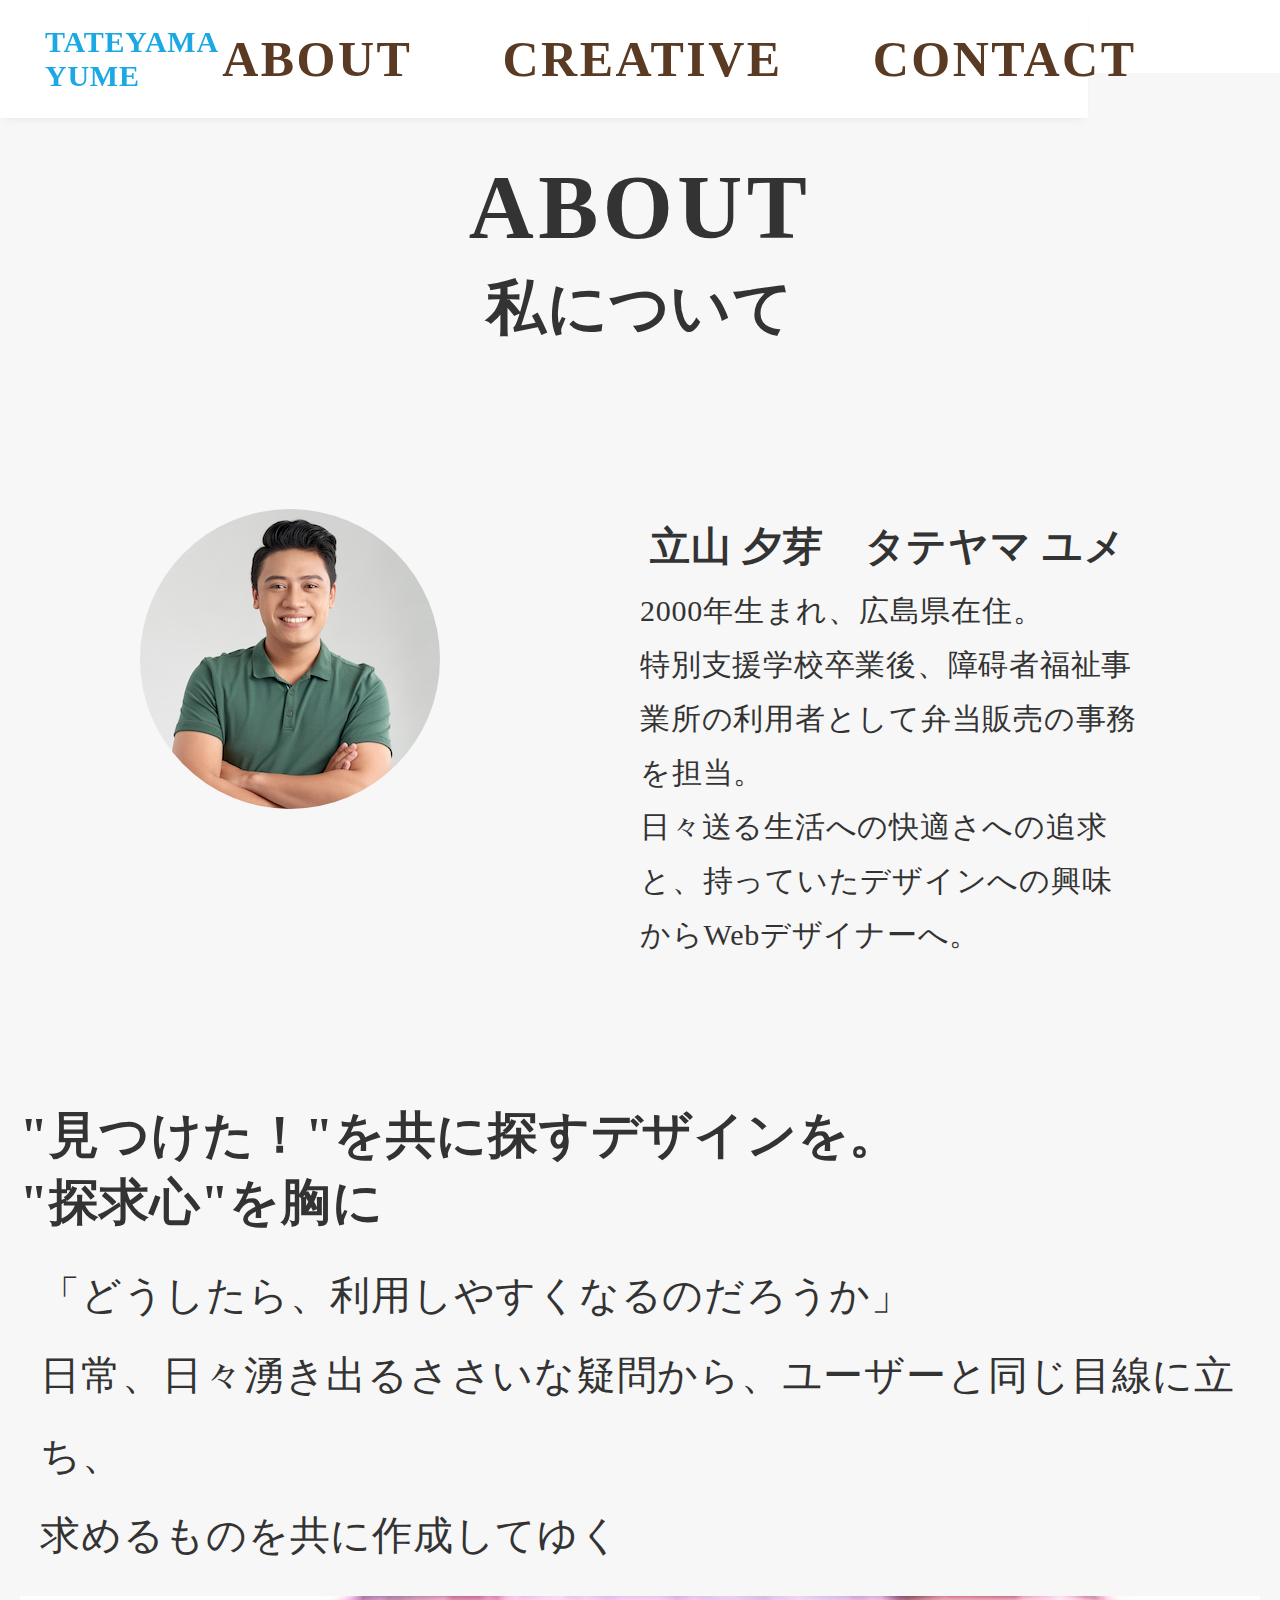
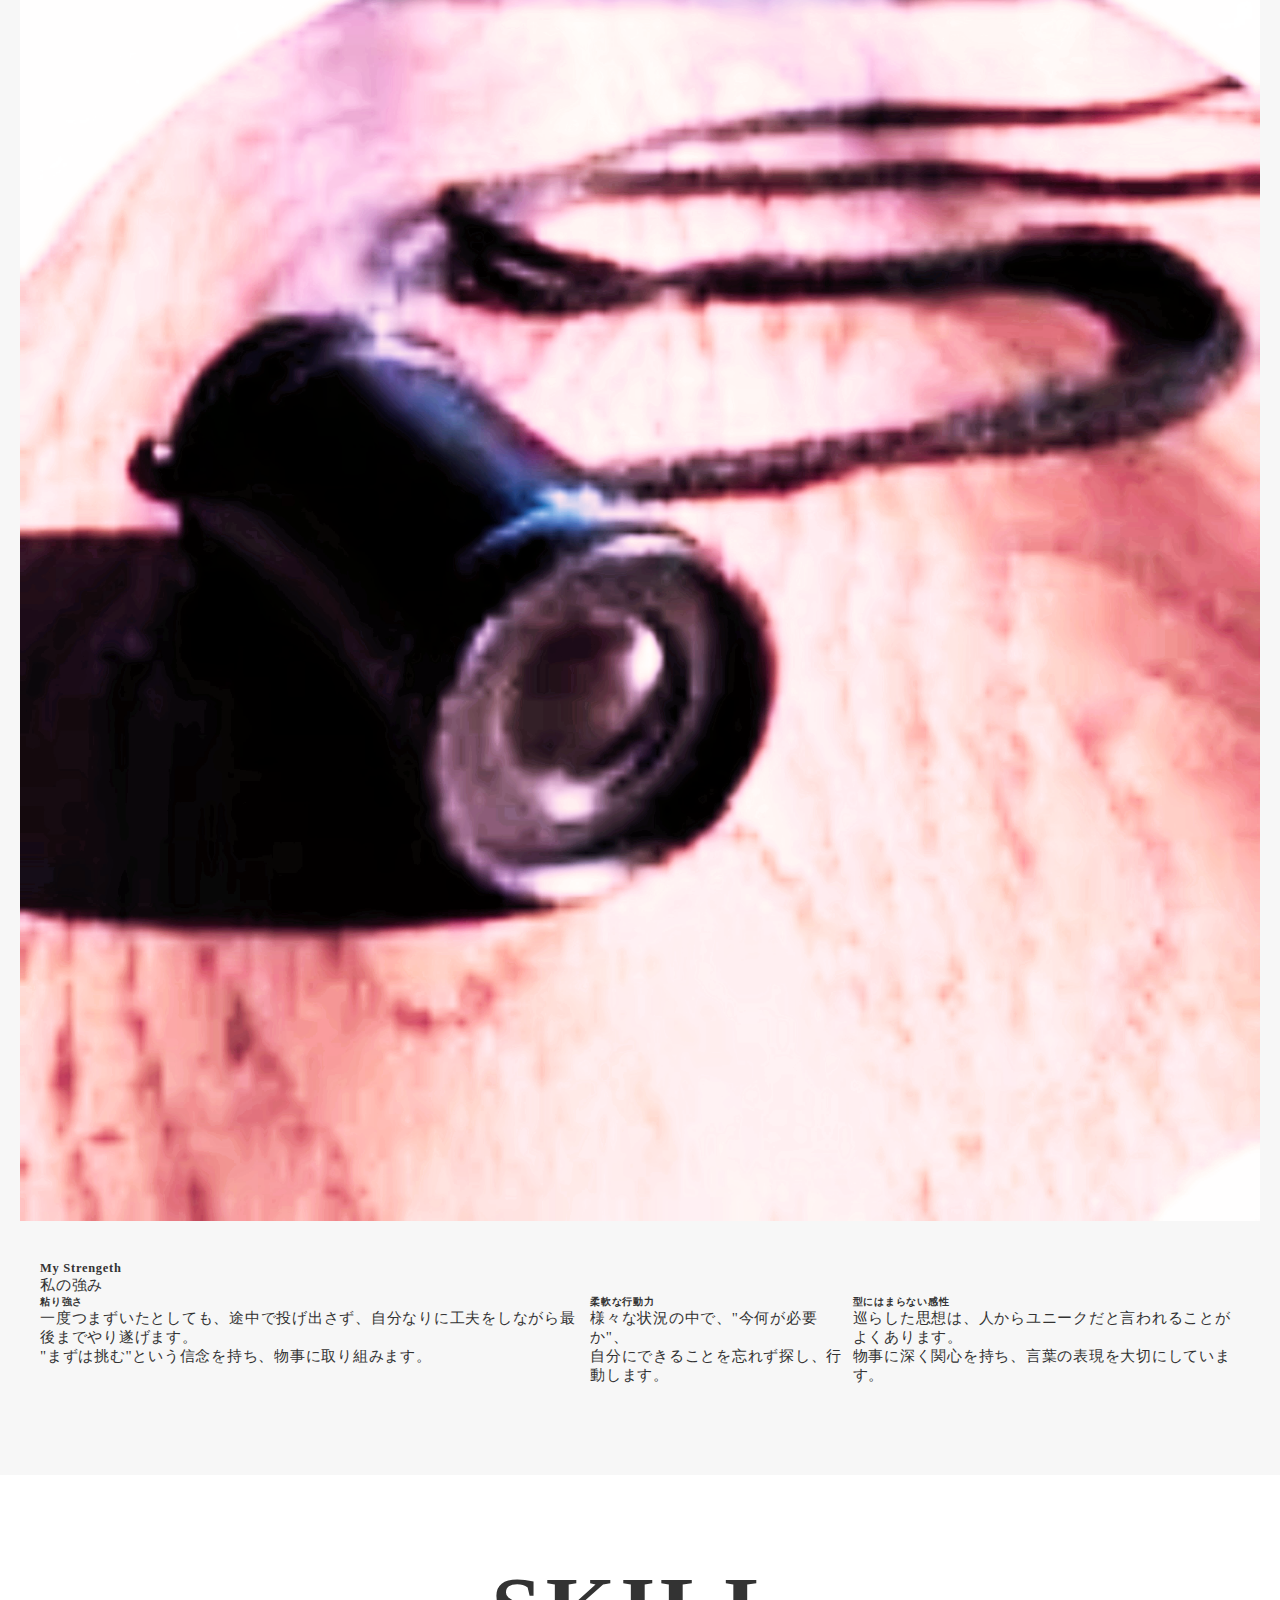
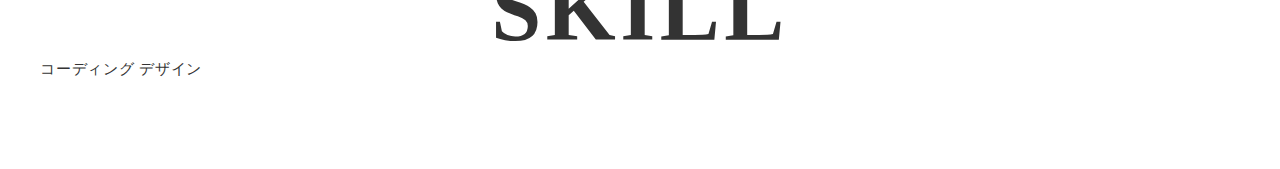
<file: portfolio/about.html>
<!DOCTYPE html>
<html>

<head>
  <meta charset="utf-8">
  <meta name="viewport" content="width=device-width, initial-scale=1.0, maximum-scale=1.0, minimum-scale=1.0">
  <title>TATEYAMA portfolio</title>
  <link rel="preconnect" href="https://fonts.gstatic.com">
  <link rel="prev" href="index.html">
  <link href="css/ress.css" media="all" rel="stylesheet" type="text/css" />
  <link href="css/style.css" media="all" rel="stylesheet" type="text/css" />
</head>

<body>
  <div class="wrapper">

    <!--ヘッダー-->
    <header class="header">
      <div class="container">
        <h1 class="header-logo">
          <a href="index.html">TATEYAMA YUME</a>
        </h1>
        <nav class="header-gnav">
          <ul class="gnav-list">
            <li class="gnav-item"><a href="about.html">ABOUT</a></li>
            <li class="gnav-item"><a href="creative.html">CREATIVE</a></li>
            <li class="gnav-item"><a href="about.html">CONTACT</a></li>
          </ul>
        </nav>
      </div>
    </header>
    <!--about-->
    <section class="about section" id="about">
      <div class="container">
        <h2 class="title">ABOUT</h2>
        <p class="title-p">私について</p>
        <div class="profile">
          <p class="profile-img">
            <img src="img/about.png" alt="about">
          </p>
          <div class="profile-body">
            <h3>立山 夕芽　タテヤマ ユメ</h3>
            <p>
              2000年生まれ、広島県在住。<br>
              特別支援学校卒業後、障碍者福祉事業所の利用者として弁当販売の事務を担当。<br>
              日々送る生活への快適さへの追求と、持っていたデザインへの興味からWebデザイナーへ。
            </p>
          </div>
        </div>
      </div>
      <div class="message">
        <h4>"見つけた！"を共に探すデザインを。</h4>
        <h4>"探求心"を胸に</h4>
        <p class="message-more">
          「どうしたら、利用しやすくなるのだろうか」<br>
          日常、日々湧き出るささいな疑問から、ユーザーと同じ目線に立ち、<br>
          求めるものを共に作成してゆく
        </p>

        <p class="message-img">
          <img src="img/IMG_3853.png" alt="単眼きょう">
        </p>
      </div>

      <div class="container">
        <h5>My Strengeth</h5>
        <p class="section-p">私の強み</p>
        <div class="about-list">
          <div class="about-item">
            <h6 class="about-name">粘り強さ</h6>
            <p class="about-text">一度つまずいたとしても、途中で投げ出さず、自分なりに工夫をしながら最後までやり遂げます。<br>
              "まずは挑む"という信念を持ち、物事に取り組みます。
            </p>
          </div>
          <div class="about-item">
            <h6 class="about-name">柔軟な行動力</h6>
            <p>様々な状況の中で、"今何が必要か"、<br>
              自分にできることを忘れず探し、行動します。
            </p>
          </div>
          <div class="about-item">
            <h6 class="about-name">型にはまらない感性</h6>
            <p class="about-text">巡らした思想は、人からユニークだと言われることがよくあります。<br>
              物事に深く関心を持ち、言葉の表現を大切にしています。
            </p>
          </div>
        </div>
    </section>
    <!--/about-->
    <!--skill-->
    <section class="skill section" id="skill">
      <div class="container">
        <h2 class="title">SKILL</h2>
        <tabale>
          <caption>
            <td>コーディング</td>
            <td>デザイン</td>
          </caption>
          </table>
      </div>
    </section>
  </div>


</body>

</html>

</html>
</file>
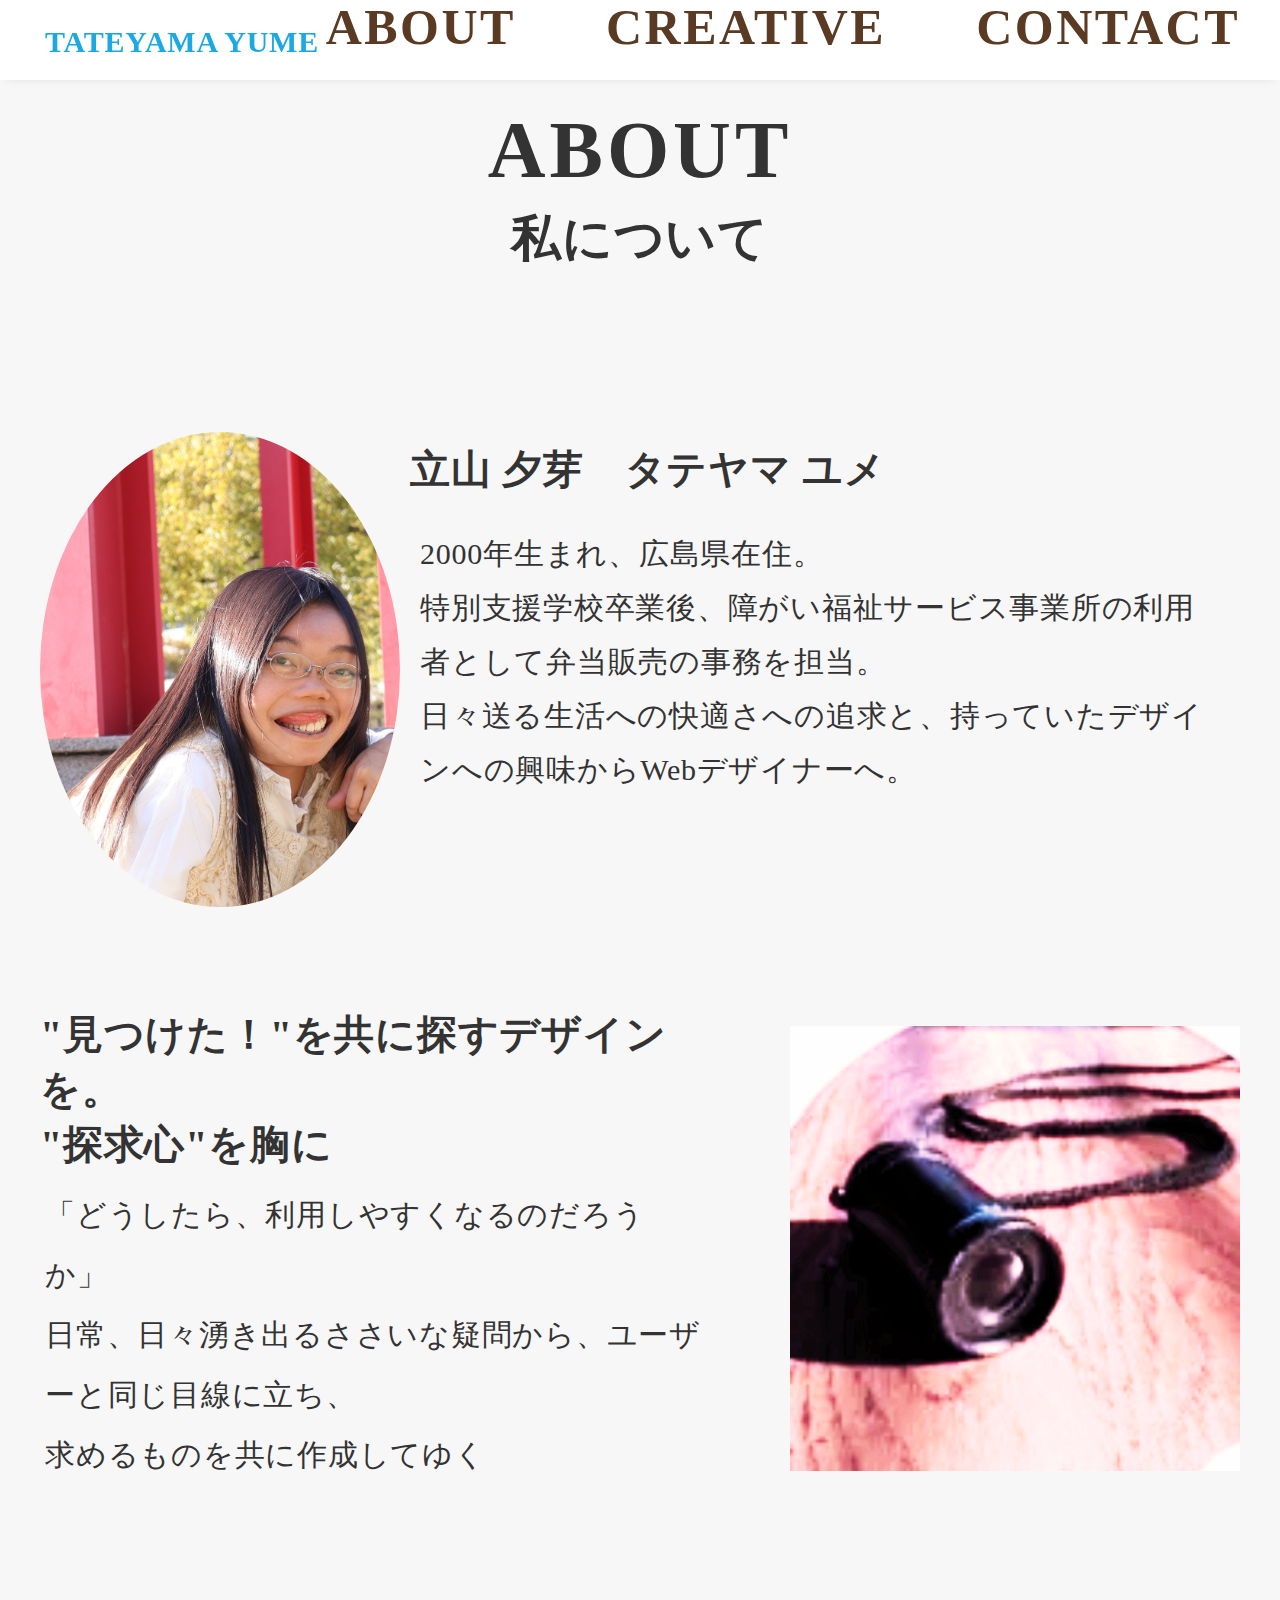
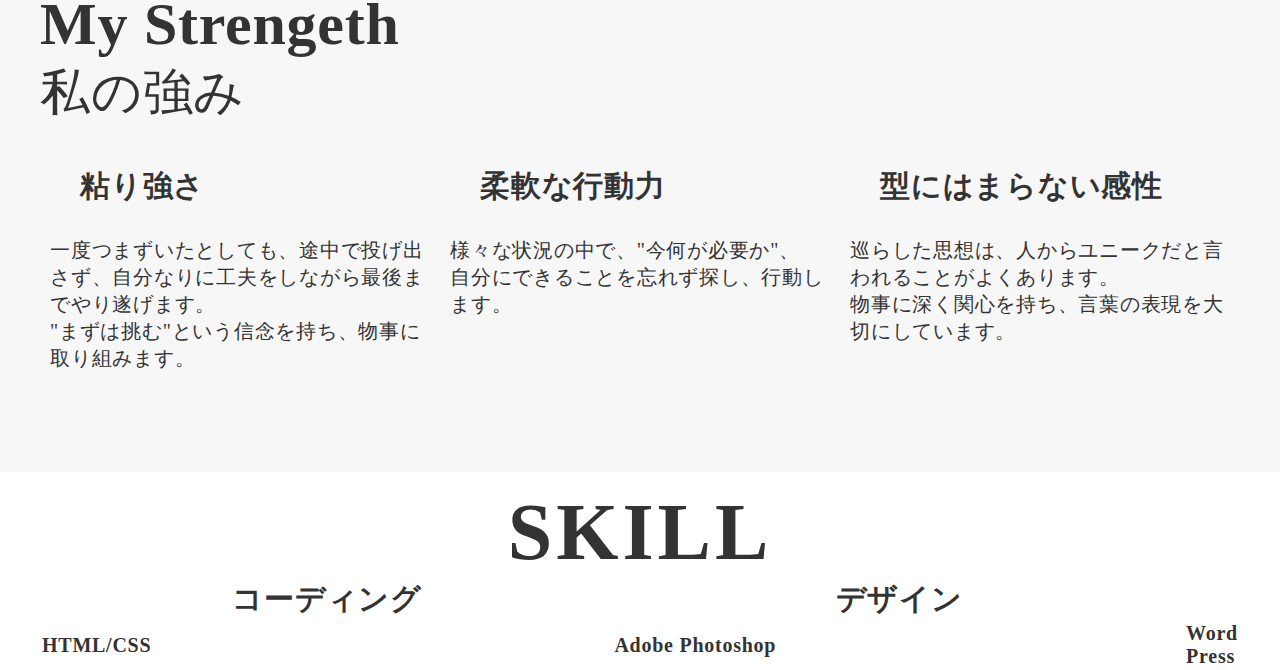
<file: portfolio -オリジナル/portfolio/about.html>
<!DOCTYPE html>
<html>

<head>
  <meta charset="utf-8">
  <meta name="viewport" content="width=device-width, initial-scale=1.0, maximum-scale=1.0, minimum-scale=1.0">
  <title>TATEYAMA portfolio</title>
  <link rel="preconnect" href="https://fonts.gstatic.com">
  <link rel="prev" href="index.html">
  <link href="css/ress.css" media="all" rel="stylesheet" type="text/css" />
  <link href="css/style.css" media="all" rel="stylesheet" type="text/css" />
</head>

<body>
  <div class="wrapper">

    <!--ヘッダー-->
    <header class="header">
      <div class="container">
        <h1 class="header-logo">
          <a href="index.html">TATEYAMA YUME</a>
        </h1>
        <nav class="header-gnav">
          <ul class="gnav-list">
            <li class="gnav-item"><a href="about.html">ABOUT</a></li>
            <li class="gnav-item"><a href="creative.html">CREATIVE</a></li>
            <li class="gnav-item"><a href="contact.html">CONTACT</a></li>
          </ul>
        </nav>
      </div>
  </div>
  <!--about-->
  <section class="about section" id="about">
    <div class="container">
      <h2 class="title">ABOUT</h2>
      <p class="title-p">私について</p>
      <div class="profile">
        <p class="profile-img">
          <img src="img/IMG_0922 (1).JPG" alt="about">
        </p>
        <div class="profile-body">
          <h3>立山 夕芽　タテヤマ ユメ</h3>
          <p>
            2000年生まれ、広島県在住。<br>
            特別支援学校卒業後、障がい福祉サービス事業所の利用者として弁当販売の事務を担当。<br>
            日々送る生活への快適さへの追求と、持っていたデザインへの興味からWebデザイナーへ。
          </p>
        </div>
      </div>
    </div>
    <div class="message">
      <div class="message-text">
        <h4>"見つけた！"を共に探すデザインを。<br>
          "探求心"を胸に</h4>
        <p class="message-more">
          「どうしたら、利用しやすくなるのだろうか」<br>
          日常、日々湧き出るささいな疑問から、ユーザーと同じ目線に立ち、<br>
          求めるものを共に作成してゆく
        </p>
      </div>
      <img class="message-img">
      <img src="img/IMG_3853.png" alt="単眼きょう">
    </div>




    <div class="container">
      <h5>My Strengeth</h5>
      <p class="section-p">私の強み</p>
      <div class="about-list">
        <div class="about-item">
          <h6 class="about-name">粘り強さ</h6>
          <p class="about-text">一度つまずいたとしても、途中で投げ出さず、自分なりに工夫をしながら最後までやり遂げます。
            <br>
            "まずは挑む"という信念を持ち、物事に取り組みます。
          </p>
        </div>
        <div class="about-item">
          <h6 class="about-name">柔軟な行動力</h6>
          <p class="about-text">様々な状況の中で、"今何が必要か"、<br>
            自分にできることを忘れず探し、行動します。
          </p>
        </div>
        <div class="about-item">
          <h6 class="about-name">型にはまらない感性</h6>
          <p class="about-text">巡らした思想は、人からユニークだと言われることがよくあります。<br>
            物事に深く関心を持ち、言葉の表現を大切にしています。
          </p>
        </div>
      </div>
  </section>
  <!--/about-->
  <!--skill-->
  <section class="skill-section" id="skill">
    <div class="container">
      <h2 class="title">SKILL</h2>

      <table>
        <caption>
        </caption>
        <tr>
          <th>コーディング</th>
          <th>デザイン</th>
        </tr>
        <tr>
          <td>HTML/CSS</td>
          <td>Adobe Photoshop</td>
          <td>Word Press</td>
        </tr>
      </table>
    </div>
  </section>
  </div>


</body>

</html>
</file>
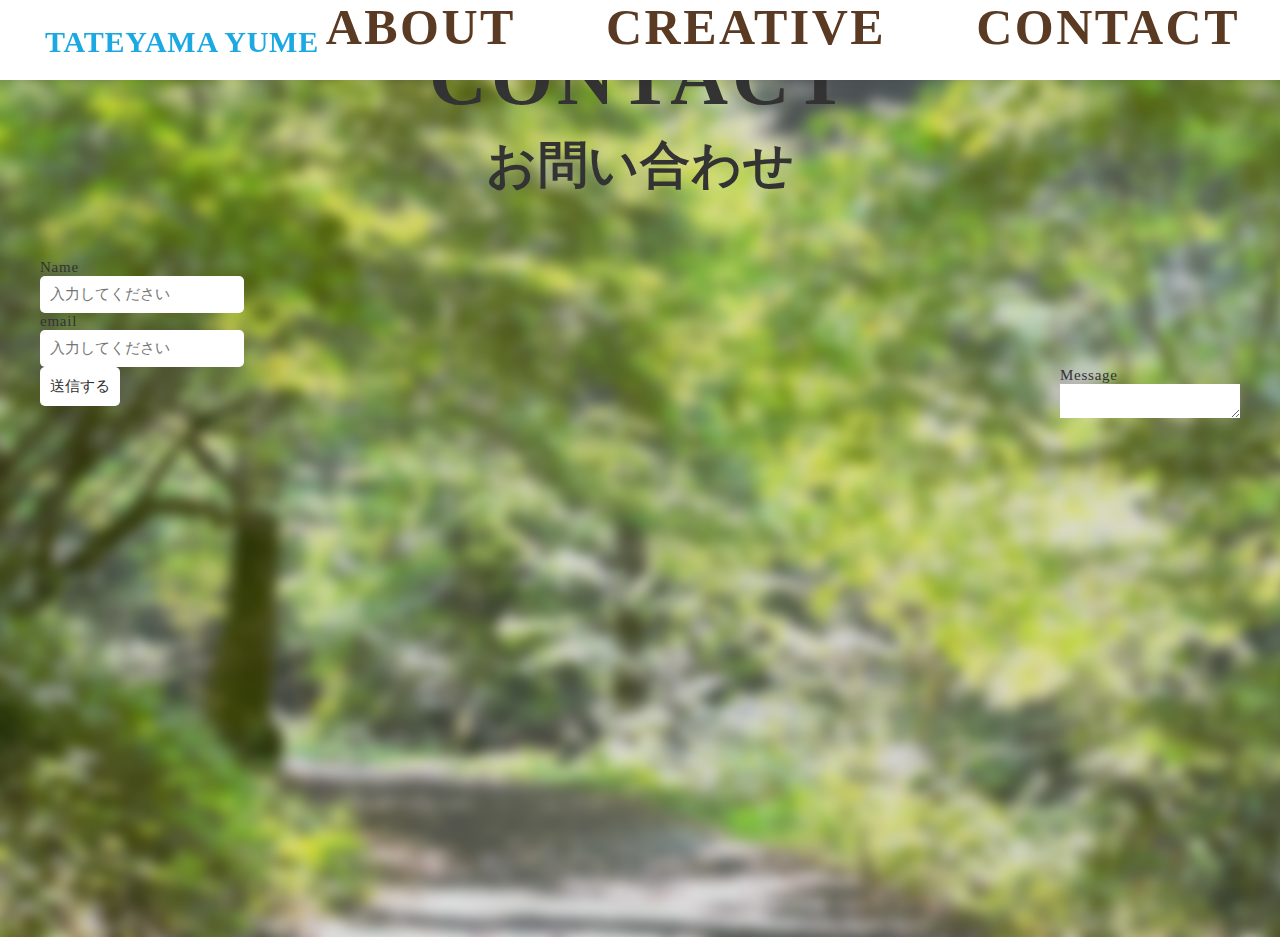
<file: portfolio -オリジナル/portfolio/contact.html>
contact.html
<!DOCTYPE html>
<html>

<head>
  <meta charset="utf-8">
  <meta name="viewport" content="width=device-width, initial-scale=1.0, maximum-scale=1.0, minimum-scale=1.0">
  <title>TATEYAMA portfolio</title>
  <link rel="preconnect" href="https://fonts.gstatic.com">
  <link rel="prev" href="index.html">
  <link href="css/ress.css" media="all" rel="stylesheet" type="text/css" />
  <link href="css/style.css" media="all" rel="stylesheet" type="text/css" />
</head>

<body>
  <div class="wrapper">

    <!--ヘッダー-->
    <header class="header">
      <div class="container">
        <h1 class="header-logo">
          <a href="index.html">TATEYAMA YUME</a>
        </h1>
        <nav class="header-gnav">
          <ul class="gnav-list">
            <li class="gnav-item"><a href="about.html">ABOUT</a></li>
            <li class="gnav-item"><a href="creative.html">CREATIVE</a></li>
            <li class="gnav-item"><a href="contact.html">CONTACT</a></li>
          </ul>
        </nav>
      </div>
  </div>
  <!--contact-->
  <section>
    <div class="cotact-section" id="contact">
      <div class="container">

        <h2 class="title">CONTACT</h2>
        <p class="title-p">お問い合わせ</p>
      </div>
      <div class="container">
        <form>
          <div class="contact-form">
            <div class="contact-heading">
              <label class="contact-label">Name</label>
            </div>
            <div>
              <input type="text" name="name" placeholder="入力してください">
            </div>
            <div class="contact-heading">
              <label class="contact-label">email</label>
            </div>
            <div>
              <input type="text" name="email" placeholder="入力してください">
            </div>
            <div class="contact-right">
              <div class="contact">
                <label class="contact-label">Message</label>
              </div>
              <div>
                <textarea class="contact-textarea" name="message"></textarea>
              </div>
            </div>
            <div class="contact-heading"></div>
            <input type="submit" value="送信する">
          </div>
      </div>
      </form>
    </div>
    </div>
  </section>

</body>

</html>
</file>
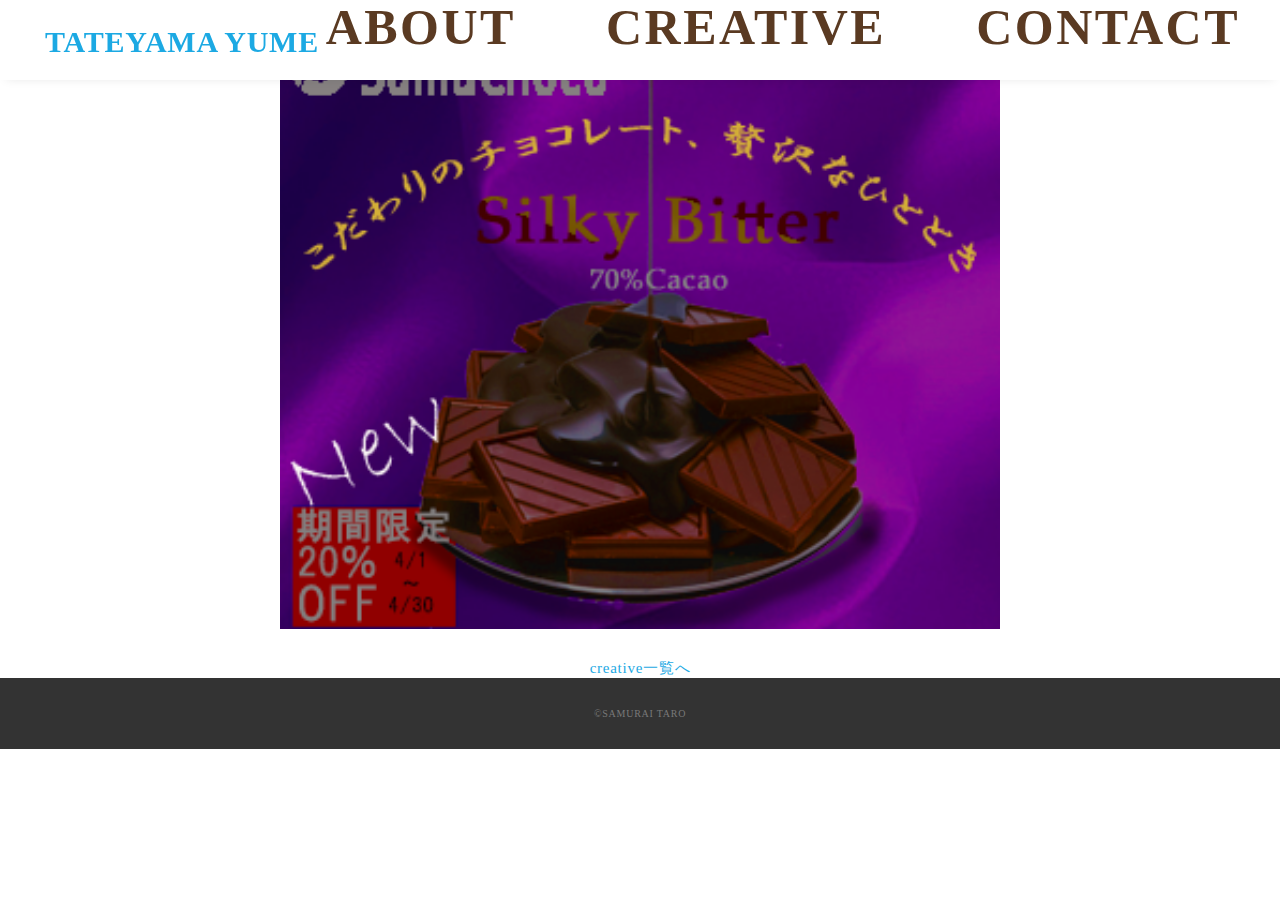
<file: portfolio -オリジナル/portfolio/works-2.html>
<!DOCTYPE html>
<html>

<head>
  <meta charset="utf-8">
  <meta name="viewport" content="width=device-width, initial-scale=1.0, maximum-scale=1.0, minimum-scale=1.0">
  <title>TATEYAMA portfolio</title>
  <link rel="preconnect" href="https://fonts.gstatic.com">
  <link rel="prev" href="index.html">
  <link href="css/ress.css" media="all" rel="stylesheet" type="text/css" />
  <link href="css/style.css" media="all" rel="stylesheet" type="text/css" />
</head>

<body>
  <div class="wrapper">

    <!--ヘッダー-->
    <header class="header">
      <div class="container">
        <h1 class="header-logo">
          <a href="index.html">TATEYAMA YUME</a>
        </h1>
        <nav class="header-gnav">
          <ul class="gnav-list">
            <li class="gnav-item"><a href="about.html">ABOUT</a></li>
            <li class="gnav-item"><a href="creative.html">CREATIVE</a></li>
            <li class="gnav-item"><a href="contact.html">CONTACT</a></li>
          </ul>
        </nav>
      </div>
  </div>
  </header>
  <!-- /header -->


  <div class="container">

    <div class="article-body">
      <h3 class="article-title">チョコレート菓子の広告バナー</h3>
      <p>
        <img src="img/chocolate.png" alt="">
      </p>



    </div>
    <div class="home-link">
      <a href="creative.html">creative一覧へ</a>
    </div>
  </div>


  <!-- footer -->
  <footer class="footer">
    <div class="copyright">&copy;SAMURAI TARO</div>
  </footer>
  <!-- /footer -->

  </div>
  <script src="https://ajax.googleapis.com/ajax/libs/jquery/3.6.0/jquery.min.js"></script>
  <script type='text/javascript' src="js/script.js"></script>
</body>

</html>
</file>
<file: portfolio/css/ress.css>
/*!
 * ress.css • v3.0.1
 * MIT License
 * github.com/filipelinhares/ress
 */

/* # =================================================================
   # Global selectors
   # ================================================================= */

html {
  box-sizing: border-box;
  word-break: normal;
  -moz-tab-size: 4;
  tab-size: 4;

  -webkit-text-size-adjust: 100%; /* Prevent adjustments of font size after orientation changes in iOS */
}

*,
::before,
::after {
  box-sizing: inherit;
  background-repeat: no-repeat; /* Set `background-repeat: no-repeat` to all elements and pseudo elements */
}

::before,
::after {
  vertical-align: inherit;
  text-decoration: inherit; /* Inherit text-decoration and vertical align to ::before and ::after pseudo elements */
}

* {
  margin: 0;
  padding: 0; /* Reset `padding` and `margin` of all elements */
}

/* # =================================================================
   # General elements
   # ================================================================= */

hr {
  overflow: visible; /* Show the overflow in Edge and IE */
  height: 0; /* Add the correct box sizing in Firefox */
}

details,
main {
  display: block; /* Render the `main` element consistently in IE. */
}

summary {
  display: list-item; /* Add the correct display in all browsers */
}

small {
  font-size: 80%; /* Set font-size to 80% in `small` elements */
}

[hidden] {
  display: none; /* Add the correct display in IE */
}

abbr[title] {
  /* Add the correct text decoration in Chrome, Edge, IE, Opera, and Safari */
  text-decoration: underline;
  text-decoration: underline dotted;
  border-bottom: none; /* Remove the bottom border in Chrome 57 */
}

a {
  background-color: transparent; /* Remove the gray background on active links in IE 10 */
}

a:active,
a:hover {
  outline-width: 0; /* Remove the outline when hovering in all browsers */
}

code,
kbd,
pre,
samp {
  font-family: monospace, monospace; /* Specify the font family of code elements */
}

pre {
  font-size: 1em; /* Correct the odd `em` font sizing in all browsers */
}

b,
strong {
  font-weight: bolder; /* Add the correct font weight in Chrome, Edge, and Safari */
}

/* https://gist.github.com/unruthless/413930 */
sub,
sup {
  position: relative;
  font-size: 75%;
  line-height: 0;
  vertical-align: baseline;
}

sub {
  bottom: -.25em;
}

sup {
  top: -.5em;
}

/* # =================================================================
   # Forms
   # ================================================================= */

input {
  border-radius: 0;
}

/* Replace pointer cursor in disabled elements */
[disabled] {
  cursor: default;
}

[type="number"]::-webkit-container-spin-button,
[type="number"]::-webkit-outer-spin-button {
  height: auto; /* Correct the cursor style of increment and decrement buttons in Chrome */
}

[type="search"] {
  outline-offset: -2px; /* Correct the outline style in Safari */

  -webkit-appearance: textfield; /* Correct the odd appearance in Chrome and Safari */
}

[type="search"]::-webkit-search-decoration {
  -webkit-appearance: none; /* Remove the container padding in Chrome and Safari on macOS */
}

textarea {
  overflow: auto; /* Internet Explorer 11+ */
  resize: vertical; /* Specify textarea resizability */
}

button,
input,
optgroup,
select,
textarea {
  font: inherit; /* Specify font inheritance of form elements */
}

optgroup {
  font-weight: bold; /* Restore the font weight unset by the previous rule */
}

button {
  overflow: visible; /* Address `overflow` set to `hidden` in IE 8/9/10/11 */
}

button,
select {
  text-transform: none; /* Firefox 40+, Internet Explorer 11- */
}

/* Apply cursor pointer to button elements */
button,
[type="button"],
[type="reset"],
[type="submit"],
[role="button"] {
  cursor: pointer;
  color: inherit;
}

/* Remove container padding and border in Firefox 4+ */
button::-moz-focus-container,
[type="button"]::-moz-focus-container,
[type="reset"]::-moz-focus-container,
[type="submit"]::-moz-focus-container {
  padding: 0;
  border-style: none;
}

/* Replace focus style removed in the border reset above */
button:-moz-focusring,
[type="button"]::-moz-focus-container,
[type="reset"]::-moz-focus-container,
[type="submit"]::-moz-focus-container {
  outline: 1px dotted ButtonText;
}

button,
html [type="button"],
/* Prevent a WebKit bug where (2) destroys native `audio` and `video`controls in Android 4 */
[type="reset"],
[type="submit"] {
  -webkit-appearance: button; /* Correct the inability to style clickable types in iOS */
}

/* Remove the default button styling in all browsers */
button,
input,
select,
textarea {
  border-style: none;
  background-color: transparent;
}

/* Style select like a standard input */
select {
  -webkit-appearance: none; /* Chrome 41+ */
  -moz-appearance: none; /* Firefox 36+ */
}

select::-ms-expand {
  display: none; /* Internet Explorer 11+ */
}

select::-ms-value {
  color: currentColor; /* Internet Explorer 11+ */
}

legend {
  display: table; /* Correct the text wrapping in Edge and IE */
  max-width: 100%; /* Correct the text wrapping in Edge and IE */
  max-width: 100%; /* Correct the text wrapping in Edge 18- and IE */
  white-space: normal; /* Correct the text wrapping in Edge and IE */
  color: inherit; /* Correct the color inheritance from `fieldset` elements in IE */
  border: 0; /* Correct `color` not being inherited in IE 8/9/10/11 */
}

::-webkit-file-upload-button {
  font: inherit; /* Change font properties to `inherit` in Chrome and Safari */
  color: inherit;
  /* Correct the inability to style clickable types in iOS and Safari */

  -webkit-appearance: button;
}

/* # =================================================================
   # Specify media element style
   # ================================================================= */

img {
  border-style: none; /* Remove border when inside `a` element in IE 8/9/10 */
}

/* Add the correct vertical alignment in Chrome, Firefox, and Opera */
progress {
  vertical-align: baseline;
}

/* # =================================================================
   # Accessibility
   # ================================================================= */

/* Hide content from screens but not screenreaders */
@media screen {
  [hidden~="screen"] {
    display: inherit;
  }
  [hidden~="screen"]:not(:active):not(:focus):not(:target) {
    position: absolute !important;
    clip: rect(0 0 0 0) !important;
  }
}

/* Specify the progress cursor of updating elements */
[aria-busy="true"] {
  cursor: progress;
}

/* Specify the pointer cursor of trigger elements */
[aria-controls] {
  cursor: pointer;
}

/* Specify the unstyled cursor of disabled, not-editable, or otherwise inoperable elements */
[aria-disabled] {
  cursor: default;
}
</file>
<file: portfolio/css/style.css>
body {
  font-family: "" "Montserrat", "Helvetica Neue", Arial, "Hiragino Kaku Gothic ProN", "Hiragino Sans", Meiryo, sans-serif;
  font-size: 15px;
  letter-spacing: .05em;
  color: #333;
}

a {
  transition: opacity .3s;
  text-decoration: none;
  color: #1ca9e3;
}

img {
  max-width: 100%;
  height: auto;
  vertical-align: bottom;
  border-style: none;
}



.pc-only {
  display: block;
}

.sp-only {
  display: none;
}

/*--------------------------------
 レイアウト
---------------------------------*/
.wrapper {
  padding-top: 73px;
}

.section {
  padding: 90px 0;
  width: 100%;
}

.section:nth-of-type(odd) {
  background-color: #f7f7f7;
}

.container {
  max-width: 1340px;
  margin: 0 auto;
  padding: 0 40px;
}

/*--------------------------------
 見出し
---------------------------------*/
.title {
  width: 100%;
  font-size: 90px;
  font-weight: bold;
  line-height: 1;
  margin-bottom: 5px;
  text-align: center;
  letter-spacing: .05em;
  color: #333;
}

.title-p {
  font-size: 60px;
  font-weight: bold;
  text-align: center;
  padding: 10px;
  margin-bottom: 50px;
  width: 100%;
}

.lead {
  font-size: 16px;
  line-height: 1.8;
  margin-bottom: 30px;
}

/*--------------------------------
ヘッダー
---------------------------------*/
.header {
  position: fixed;
  top: 0;
  z-index: 1;
  width: 85%;
  background-color: #fff;
  box-shadow: 0 5px 10px -6px rgba(0, 0, 0, .1);
}

.header .container {
  display: flex;
  align-items: center;
  justify-content: space-between;
  padding: 20px 40px;
}

.header-logo {
  padding: 5px;
}

/*------メインビジュアル---------------------------------*/

.main-visual {
  position: relative;
  width: 100%;
  height: 100vh;
  background-size: cover;
  background-position: center;

}


.logo {
  position: absolute;

  font-size: 140px;
  font-weight: bold;
  padding: 100px;

  z-index: 5;
  top: 30%;
  left: 50%;
  transform: translateX(-50%);
  font-family: "Cascadia Mono", sans-serif;
  font-optical-sizing: auto;
  font-weight: <weight>;
  font-style: normal;
}

.logo a {
  color: #333;
}

.gnav {
  position: absolute;
  z-index: 10;
  top: 50%;
  left: 50%;
  transform: translateX(-50%);
}

.gnav-list {
  z-index: 10;
  display: flex;
  list-style: none;
  justify-content: center;
  gap: 70px;
}

.gnav-item:not(:last-child) {
  z-index: 10;
  margin-right: 20px;
}

.gnav-item a {
  z-index: 10;
  position: relative;
  font-size: 50px;
  font-weight: bold;
  display: inline-block;
  padding: 5px 0;
  transition: .3s;
  letter-spacing: .05em;
  color: #5A3A22;

}

.gnav-item a:focus,
.gnav-item a:hover {
  background-color: #304679;
  color: #C4A484;
  border-radius: 40px 40px 40px 40px;
  padding: 20px;
}



.gnav-item a:active {
  background-color: blue;
  transition: none;
}

.item:not(:last-child) {
  z-index: 10;
  margin-right: 20px;
}

.item a {
  z-index: 10;
  position: relative;
  font-size: 90px;
  font-weight: bold;
  display: inline-block;
  padding: 5px 0;
  transition: .3s;
  letter-spacing: .05em;
  color: #5A3A22;

}

.item a:focus,
.item a:hover {
  background-color: #304679;
  color: #C4A484;
  border-radius: 40px 40px 40px 40px;
  padding: 20px;
}


.item a:active {
  background-color: blue;
  transition: none;
}

.background-image {
  z-index: 1;
  position: absolute;
  top: 0;
  left: 0;
  width: 100%;
  height: 100%;
}



/*--------------------------------
 Works
---------------------------------*/
.works-list {
  display: flex;
  flex-wrap: wrap;
  margin-bottom: -40px;
}

.works-item {
  width: 31.74603%;
  margin-right: 1.58730%;
  margin-bottom: 40px;
  color: #333;
}

.works-item:hover {
  opacity: .9;
}

.works-item:nth-of-type(3n) {
  margin-right: 0;
}

.works-img img {
  border: 1px solid #e6e6e6;
}

.works-name {
  font-size: 12px;
  font-weight: bold;
  margin-top: 8px;
}

.works-info {
  font-size: 10px;
  margin-top: 5px;
}

/*--------------------------------
 Skill
---------------------------------*/
.skill-list {
  display: flex;
  flex-wrap: wrap;
  justify-content: space-between;
  margin-bottom: -50px;
}

.skill-item {
  display: flex;
  align-items: flex-start;
  justify-content: space-between;
  width: 48%;
  margin-bottom: 50px;
}

.skill-img {
  width: 60px;
  height: auto;
  margin-right: 20px;
}

.skill-body {
  flex: 1;
}

.skill-name {
  margin-bottom: 10px;
}

.skill-text {
  font-size: 14px;
  line-height: 1.8;
}

/*---About-----------------*/
.profile {
  display: flex;
  flex-wrap: wrap;
  max-width: 1000px;
  margin: 0 auto;
}

.profile-img {
  width: 50%;
  margin-top: 100px;
  border -radius: 50%;

}

.profile-img img {
  border-radius: 50%;
}

.profile-body {
  flex: 1;
  margin-top: 100px;
}

.profile-body h3 {
  font-size: 40px;
  padding: 10px;
}

.profile-body p {
  font-size: 30px;
  line-height: 1.8;
  padding: 20;
  px
}

.profile-body p:not(:last-child) {
  margin-bottom: 30px;
}

.message {
  padding: 20px;
  margin: 120px 0 20px 0;
}

.message>h4 {
  font-size: 50px;
}

.message-more {
  font-size: 40px;
  padding: 20px;
  line-height: 2;
}

.message-img {
  display: flex;
}

.about-list {
  display: flex;
}

/*--------------------------------
 Contact
---------------------------------*/
.contact {
  text-align: center;
}

.contact-item:not(:last-child) {
  margin-right: 10px;
}

.contact-text {
  margin-top: 10px;
}

/*--------------------------------
 ページトップ
---------------------------------*/
.page-top {
  font-weight: bold;
  padding: 10px;
  cursor: pointer;
  text-align: center;
  background-color: #4c4c4c;
}

.page-top .material-icons-outlined {
  vertical-align: bottom;
  color: #fff;
}

/*--------------------------------
 フッター
---------------------------------*/
.footer {
  padding: 30px;
  background-color: #333;
}

.copyright {
  font-size: 10px;
  text-align: center;
  color: #797979;
}

/*--------------------------------
 下層：Worksページ
---------------------------------*/
.article {
  padding: 80px 0;
}

.article-container {
  max-width: 1040px;
  margin: 0 auto;
  padding: 0 20px;
}

.article-title {
  margin-bottom: 30px;
  text-align: center;
}

.article-body {
  max-width: 720px;
  margin: 0 auto;
  margin-bottom: 80px;
}

.article-body h3 {
  position: relative;
  font-size: 18px;
  margin-bottom: 5px;
  padding-left: 1em;
}

.article-body img {
  width: 100%;
  height: auto;
}

.article-body h3:not(:first-child) {
  margin-top: 50px;
}

.article-body h3::before {
  position: absolute;
  top: 0;
  left: 0;
  width: 4px;
  height: 100%;
  content: "";
  border-radius: 3px;
  background-color: #333;
}

.article-body p {
  font-size: 15px;
  line-height: 1.8;
  margin-bottom: 30px;
}

.home-link {
  text-align: center;
}

/*media Queries 767
----------------------------------------------------*/
@media screen and (max-width: 767px) {
  body {
    font-size: 14px;
  }

  .pc-only {
    display: none;
  }

  .sp-only {
    display: block;
  }

  /* 見出し */
  .title {
    font-size: 26px;
    margin-bottom: 20px;
  }

  .lead {
    font-size: 14px;
    line-height: 1.7;
    margin-bottom: 20px;
  }

  /* レイアウト */
  .wrapper {
    padding-top: 57px;
  }

  .section {
    padding: 60px 0;
  }

  .container {
    padding: 0 20px;
  }

  /* ヘッダー */
  .header .container {
    padding: 15px;
  }

  .header-logo {
    font-size: 15px;
    margin-right: 15px;
  }

  .gnav-item:not(:last-child) {
    margin-right: 10px;
  }

  .gnav-item a {
    font-size: 10px;
  }

  .gnav-item a:after {
    display: none;
  }

  /*  メインビジュアル */
  .mv {
    height: 40vh;
  }

  .mv-container {
    padding: 0 20px;
  }

  .mv-title {
    font-size: 30px;
  }

  .mv-subtitle {
    font-size: 16px;
    margin-bottom: 20px;
  }

  .mv-text {
    top: 75%;
    font-size: 14px;
    line-height: 1.7;
  }

  /* Works */
  .works-name {
    font-size: 12px;
  }

  .works-info {
    margin-top: 3px;
  }

  .works-list {
    justify-content: space-between;
  }

  .works-item {
    flex: 0 0 48%;
    margin-right: 0;
    margin-bottom: 30px;
  }

  /* Skill */
  .skill-list {
    display: block;
    margin-bottom: 0;
  }

  .skill-item {
    width: 100%;
    margin-bottom: 35px;
  }

  .skill-item:last-child {
    margin-bottom: 0;
  }

  .skill-name {
    margin-bottom: 5px;
  }

  .skill-text {
    font-size: 13px;
    line-height: 1.7;
  }

  /* About */
  .profile {
    display: block;
  }

  .profile-img {
    width: 150px;
    margin: 0 auto;
    margin-bottom: 25px;
  }

  .profile-body p {
    font-size: 14px;
    line-height: 1.7;
  }

  .profile-body p:not(:last-child) {
    margin-bottom: 20px;
  }

  /* フッター */
  .footer {
    padding: 20px;
  }

  /* 下層ページ */
  .article {
    padding: 50px 0;
  }

  .article-body h3 {
    font-size: 16px;
    padding-left: .8em;
  }

  .article-body h3:not(:first-child) {
    margin-top: 30px;
  }

  .article-body p {
    font-size: 14px;
    line-height: 1.7;
    margin-bottom: 20px;
  }
}
</file>
<file: portfolio -オリジナル/portfolio/css/ress.css>
/*!
 * ress.css • v3.0.1
 * MIT License
 * github.com/filipelinhares/ress
 */

/* # =================================================================
   # Global selectors
   # ================================================================= */

html {
  box-sizing: border-box;
  word-break: normal;
  -moz-tab-size: 4;
  tab-size: 4;

  -webkit-text-size-adjust: 100%; /* Prevent adjustments of font size after orientation changes in iOS */
}

*,
::before,
::after {
  box-sizing: inherit;
  background-repeat: no-repeat; /* Set `background-repeat: no-repeat` to all elements and pseudo elements */
}

::before,
::after {
  vertical-align: inherit;
  text-decoration: inherit; /* Inherit text-decoration and vertical align to ::before and ::after pseudo elements */
}

* {
  margin: 0;
  padding: 0; /* Reset `padding` and `margin` of all elements */
}

/* # =================================================================
   # General elements
   # ================================================================= */

hr {
  overflow: visible; /* Show the overflow in Edge and IE */
  height: 0; /* Add the correct box sizing in Firefox */
}

details,
main {
  display: block; /* Render the `main` element consistently in IE. */
}

summary {
  display: list-item; /* Add the correct display in all browsers */
}

small {
  font-size: 80%; /* Set font-size to 80% in `small` elements */
}

[hidden] {
  display: none; /* Add the correct display in IE */
}

abbr[title] {
  /* Add the correct text decoration in Chrome, Edge, IE, Opera, and Safari */
  text-decoration: underline;
  text-decoration: underline dotted;
  border-bottom: none; /* Remove the bottom border in Chrome 57 */
}

a {
  background-color: transparent; /* Remove the gray background on active links in IE 10 */
}

a:active,
a:hover {
  outline-width: 0; /* Remove the outline when hovering in all browsers */
}

code,
kbd,
pre,
samp {
  font-family: monospace, monospace; /* Specify the font family of code elements */
}

pre {
  font-size: 1em; /* Correct the odd `em` font sizing in all browsers */
}

b,
strong {
  font-weight: bolder; /* Add the correct font weight in Chrome, Edge, and Safari */
}

/* https://gist.github.com/unruthless/413930 */
sub,
sup {
  position: relative;
  font-size: 75%;
  line-height: 0;
  vertical-align: baseline;
}

sub {
  bottom: -.25em;
}

sup {
  top: -.5em;
}

/* # =================================================================
   # Forms
   # ================================================================= */

input {
  border-radius: 0;
}

/* Replace pointer cursor in disabled elements */
[disabled] {
  cursor: default;
}

[type="number"]::-webkit-container-spin-button,
[type="number"]::-webkit-outer-spin-button {
  height: auto; /* Correct the cursor style of increment and decrement buttons in Chrome */
}

[type="search"] {
  outline-offset: -2px; /* Correct the outline style in Safari */

  -webkit-appearance: textfield; /* Correct the odd appearance in Chrome and Safari */
}

[type="search"]::-webkit-search-decoration {
  -webkit-appearance: none; /* Remove the container padding in Chrome and Safari on macOS */
}

textarea {
  overflow: auto; /* Internet Explorer 11+ */
  resize: vertical; /* Specify textarea resizability */
}

button,
input,
optgroup,
select,
textarea {
  font: inherit; /* Specify font inheritance of form elements */
}

optgroup {
  font-weight: bold; /* Restore the font weight unset by the previous rule */
}

button {
  overflow: visible; /* Address `overflow` set to `hidden` in IE 8/9/10/11 */
}

button,
select {
  text-transform: none; /* Firefox 40+, Internet Explorer 11- */
}

/* Apply cursor pointer to button elements */
button,
[type="button"],
[type="reset"],
[type="submit"],
[role="button"] {
  cursor: pointer;
  color: inherit;
}

/* Remove container padding and border in Firefox 4+ */
button::-moz-focus-container,
[type="button"]::-moz-focus-container,
[type="reset"]::-moz-focus-container,
[type="submit"]::-moz-focus-container {
  padding: 0;
  border-style: none;
}

/* Replace focus style removed in the border reset above */
button:-moz-focusring,
[type="button"]::-moz-focus-container,
[type="reset"]::-moz-focus-container,
[type="submit"]::-moz-focus-container {
  outline: 1px dotted ButtonText;
}

button,
html [type="button"],
/* Prevent a WebKit bug where (2) destroys native `audio` and `video`controls in Android 4 */
[type="reset"],
[type="submit"] {
  -webkit-appearance: button; /* Correct the inability to style clickable types in iOS */
}

/* Remove the default button styling in all browsers */
button,
input,
select,
textarea {
  border-style: none;
  background-color: transparent;
}

/* Style select like a standard input */
select {
  -webkit-appearance: none; /* Chrome 41+ */
  -moz-appearance: none; /* Firefox 36+ */
}

select::-ms-expand {
  display: none; /* Internet Explorer 11+ */
}

select::-ms-value {
  color: currentColor; /* Internet Explorer 11+ */
}

legend {
  display: table; /* Correct the text wrapping in Edge and IE */
  max-width: 100%; /* Correct the text wrapping in Edge and IE */
  max-width: 100%; /* Correct the text wrapping in Edge 18- and IE */
  white-space: normal; /* Correct the text wrapping in Edge and IE */
  color: inherit; /* Correct the color inheritance from `fieldset` elements in IE */
  border: 0; /* Correct `color` not being inherited in IE 8/9/10/11 */
}

::-webkit-file-upload-button {
  font: inherit; /* Change font properties to `inherit` in Chrome and Safari */
  color: inherit;
  /* Correct the inability to style clickable types in iOS and Safari */

  -webkit-appearance: button;
}

/* # =================================================================
   # Specify media element style
   # ================================================================= */

img {
  border-style: none; /* Remove border when inside `a` element in IE 8/9/10 */
}

/* Add the correct vertical alignment in Chrome, Firefox, and Opera */
progress {
  vertical-align: baseline;
}

/* # =================================================================
   # Accessibility
   # ================================================================= */

/* Hide content from screens but not screenreaders */
@media screen {
  [hidden~="screen"] {
    display: inherit;
  }
  [hidden~="screen"]:not(:active):not(:focus):not(:target) {
    position: absolute !important;
    clip: rect(0 0 0 0) !important;
  }
}

/* Specify the progress cursor of updating elements */
[aria-busy="true"] {
  cursor: progress;
}

/* Specify the pointer cursor of trigger elements */
[aria-controls] {
  cursor: pointer;
}

/* Specify the unstyled cursor of disabled, not-editable, or otherwise inoperable elements */
[aria-disabled] {
  cursor: default;
}
</file>
<file: portfolio -オリジナル/portfolio/css/style.css>
body {
  font-family: "" "Montserrat", "Helvetica Neue", Arial, "Hiragino Kaku Gothic ProN", "Hiragino Sans", Meiryo, sans-serif;
  font-size: 15px;
  letter-spacing: .05em;
  color: #333;
}

a {
  transition: opacity .3s;
  text-decoration: none;
  color: #1ca9e3;
}

img {
  max-width: 100%;
  height: auto;
  vertical-align: bottom;
  border-style: none;
}



.pc-only {
  display: block;
}

.sp-only {
  display: none;
}

/*--------------------------------
 レイアウト
---------------------------------*/
.wrapper {
  padding-top: 0;
}

.section {
  padding: 90px 0;
  width: 100%;
}

.section:nth-of-type(odd) {
  background-color: #f7f7f7;
}

.container {
  max-width: 1340px;
  margin: 0 auto;
  padding: 0 40px;
}

/*--------------------------------
 見出し
---------------------------------*/
.title {
  width: 100%;
  font-size: 80px;
  font-weight: bold;
  line-height: 1;
  margin-bottom: 5px;
  margin-top: 20px;
  text-align: center;
  letter-spacing: .05em;
  color: #333;
}

.title-p {
  font-size: 50px;
  font-weight: bold;
  text-align: center;
  padding: 10px;
  margin-bottom: 50px;
  width: 100%;
}

.lead {
  font-size: 16px;
  line-height: 1.8;
  margin-bottom: 30px;
}

/*--------------------------------
ヘッダー
---------------------------------*/
.header {
  position: fixed;
  top: 0;
  z-index: 1;
  width: 100%;
  background-color: #ffffff;
  height: 80px;
  box-shadow: 0 5px 10px -6px rgba(0, 0, 0, .1);
}

.header .container {
  display: flex;
  align-items: center;
  justify-content: space-between;
  padding: 20px 40px;
}

.header-logo {
  padding: 5px;
}

.gnav-list {
  margin-top: -30px;
}


/*------メインビジュアル---------------------------------*/

.main-visual {
  position: relative;
  width: 100%;
  height: 100vh;
  background-size: cover;
  background-position: center;
  display: flex;
  justify-content: center;
}





.logo {
  position: absolute;
  text-align: center;
  width: 100%;
  font-size: 140px;
  font-weight: bold;
  padding: 100px;
  z-index: 5;
  top: 15%;
  left: 50%;

  transform: translateX(-50%);
  font-family: "Cascadia Mono", sans-serif;
  font-optical-sizing: auto;
  font-weight: bold;
  font-style: normal;

}

.logo a {
  color: #333;
}

.gnav {
  position: absolute;
  z-index: 10;
  top: 50%;
  left: 50%;
  transform: translateX(-50%);
  justify-content: center;
}

.gnav-list {
  z-index: 10;
  display: flex;
  list-style: none;
  justify-content: center;
  gap: 70px;

}

.gnav-item:not(:last-child) {
  z-index: 10;
  margin-right: 20px;
}

.gnav-item a {
  z-index: 10;
  position: relative;
  font-size: 50px;
  font-weight: bold;
  display: inline-block;
  padding: 5px 0;
  transition: .3s;
  letter-spacing: .05em;
  color: #5A3A22;

}

.gnav-item a:focus,
.gnav-item a:hover {
  background-color: #304679;
  color: #C4A484;
  border-radius: 40px 40px 40px 40px;
  padding: 20px;
}



.gnav-item a:active {
  background-color: blue;
  transition: none;
}

.item:not(:last-child) {
  z-index: 10;
  margin-right: 20px;
}

.item a {
  z-index: 10;
  position: relative;
  font-size: 90px;
  font-weight: bold;
  display: inline-block;
  padding: 5px 0;
  transition: .3s;
  letter-spacing: .05em;
  color: #5A3A22;

}

.item a:focus,
.item a:hover {
  background-color: #304679;
  color: #C4A484;
  border-radius: 40px 40px 40px 40px;
  padding: 20px;
}


.item a:active {
  background-color: blue;
  transition: none;
}

.background-image {
  z-index: 1;
  position: absolute;
  top: 0;
  left: 0;
  width: 100%;
  height: 100%;
}



/*--------------------------------
 Works
---------------------------------*/
.works-list {
  display: flex;
  flex-wrap: wrap;
  margin-bottom: -40px;
}

.works-item {
  width: 31.74603%;
  margin-right: 1.58730%;
  margin-bottom: 40px;
  color: #333;
}

.works-item:hover {
  opacity: .9;
}

.works-item:nth-of-type(3n) {
  margin-right: 0;
}

.works-img img {
  border: 1px solid #e6e6e6;
}

.works-name {
  font-size: 12px;
  font-weight: bold;
  margin-top: 8px;
}

.works-info {
  font-size: 10px;
  margin-top: 5px;
}




/*---About-----------------*/
.profile {
  display: flex;
  flex-wrap: wrap;

  width: 100%;
  margin: 0 auto;
}

.profile-img {
  width: 30%;
  margin: 100px 0 0 0;
  border-radius: 50%;

}

.profile-img img {
  border-radius: 50%;
  height: 100%;
  width: 100%;
}

.profile-body {
  flex: 1;
  margin: 100px 0 0 0;
}

.profile-body h3 {
  font-size: 40px;
  padding: 10px;
}

.profile-body p {
  font-size: 30px;
  line-height: 1.8;
  padding: 20px;

}

.profile-body p:not(:last-child) {
  margin-bottom: 30px;
}

.message {
  display: flex;
  align-items: center;
  gap: -500px;
  max-width: 1340px;
  margin: 0 auto;
  margin-top: 100px;
  margin-bottom: 100px;
  padding: 0 40px;
}

.message-text {
  gap: 5px;
  width: 300%;
}


.message-text h4 {
  margin-bottom: 8px;


}

.message h4 {
  font-size: 40px;
}

.message-more {
  font-size: 30px;
  padding: 5px;
  line-height: 2;
}



img {
  width: 450px;

}

.about-list {
  display: flex;
}

.about-item {
  flex: 1;
  margin: 10px;
}

h5 {
  font-size: 60px;
}

.section-p {
  font-size: 50px;
}

.about-name {
  font-size: 30px;
  padding: 30px;
}

.about-text {
  font-size: 20px;
}

/*--------------------------------
.Skill
---------------------------------*/
section #skill {
  padding: 30px;
}


table {
  margin: 0 auto;
}

th {
  font-size: 30px;
  font-weight: bold;
  text-align: center;
  width: 50%;
}

td {
  font-size: 20px;
  font-weight: bold;
  text-align: left;
  width: 50%;
}


/*--------------------------------
 Creative
---------------------------------*/
.creative-list {
  display: flex;
  justify-content: space-between;
}



.creative-group {
  text-align: center;
  font-size: 30px;
  margin: 50px 0 50px 0;
}

.crative-img {
  width: 100%;
}

.creative-h {
  font-size: 20px;
  padding: 10px;
}

.creative-p {
  font-size: 20px;
  width: 80%;
}



/*--------------------------------
 Contact
---------------------------------*/
#contact {
  width: 100%;
  min-height: 100%;
  background-image: url(../img/green.png);
  background-size: cover;
}



.contact-heading {
  display: flex;
  flex-direction: column;
}

.contact-right {
  float: right;
  ;

}

.contact-textarea {
  background: #ffffff;

}




input {
  background: #ffffff;
  padding: 10px;
  border-radius: 5px 5px 5px 5px;
}









del

/*--------------------------------
 ページトップ
---------------------------------*/
.page-top {
  font-weight: bold;
  padding: 10px;
  cursor: pointer;
  text-align: center;
  background-color: #4c4c4c;
}

.page-top .material-icons-outlined {
  vertical-align: bottom;
  color: #fff;
}

/*--------------------------------
 フッター
---------------------------------*/
.footer {
  padding: 30px;
  background-color: #333;
}

.copyright {
  font-size: 10px;
  text-align: center;
  color: #797979;
}

/*--------------------------------
 下層：Worksページ
---------------------------------*/
.article {
  padding: 80px 0;
}

.article-container {
  max-width: 1040px;
  margin: 0 auto;
  padding: 0 20px;
}

.article-title {
  margin-bottom: 30px;
  text-align: center;
}

.article-body {
  max-width: 720px;
  margin-top: 150px;
  margin: 0 auto;
  margin-bottom: 5px;
}

.article-body h3 {
  position: relative;
  font-size: 18px;
  margin-bottom: 5px;
  padding-left: 1em;
}

.article-body img {
  width: 100%;
  height: auto;
}

.article-body h3:not(:first-child) {
  margin-top: 50px;
}

.article-body h3::before {
  position: absolute;
  top: 0;
  left: 0;
  width: 4px;
  height: 100%;
  content: "";
  border-radius: 3px;
  background-color: #333;
}

.article-body p {
  font-size: 15px;
  line-height: 1.8;
  margin-bottom: 30px;
}

.home-link {
  text-align: center;
}

/*media Queries 767
----------------------------------------------------*/
@media screen and (max-width: 767px) {
  body {
    font-size: 14px;
  }

  .pc-only {
    display: none;
  }

  .sp-only {
    display: block;
  }

  /* 見出し */
  .title {
    font-size: 26px;
    margin-bottom: 20px;
  }

  .lead {
    font-size: 14px;
    line-height: 1.7;
    margin-bottom: 20px;
  }

  /* レイアウト */
  .wrapper {
    padding-top: 57px;
  }

  .section {
    padding: 60px 0;
  }

  .container {
    padding: 0 20px;
  }

  /* ヘッダー */
  .header .container {
    padding: 15px;
  }

  .header-logo {
    font-size: 15px;
    margin-right: 15px;
  }

  .gnav-item:not(:last-child) {
    margin-right: 10px;
  }

  .gnav-item a {
    font-size: 10px;
  }

  .gnav-item a:after {
    display: none;
  }

  /*  メインビジュアル */
  .mv {
    height: 40vh;
  }

  .mv-container {
    padding: 0 20px;
  }

  .mv-title {
    font-size: 30px;
  }

  .mv-subtitle {
    font-size: 16px;
    margin-bottom: 20px;
  }

  .mv-text {
    top: 75%;
    font-size: 14px;
    line-height: 1.7;
  }

  /* Works */
  .works-name {
    font-size: 12px;
  }

  .works-info {
    margin-top: 3px;
  }

  .works-list {
    justify-content: space-between;
  }

  .works-item {
    flex: 0 0 48%;
    margin-right: 0;
    margin-bottom: 30px;
  }

  /* Skill */
  .skill-list {
    display: block;
    margin-bottom: 0;
  }

  .skill-item {
    width: 100%;
    margin-bottom: 35px;
  }

  .skill-item:last-child {
    margin-bottom: 0;
  }

  .skill-name {
    margin-bottom: 5px;
  }

  .skill-text {
    font-size: 13px;
    line-height: 1.7;
  }

  /* About */
  .profile {
    display: block;
  }

  .profile-img {
    width: 150px;
    margin: 0 auto;
    margin-bottom: 25px;
  }

  .profile-body p {
    font-size: 14px;
    line-height: 1.7;
  }

  .profile-body p:not(:last-child) {
    margin-bottom: 20px;
  }

  /* フッター */
  .footer {
    padding: 20px;
  }

  /* 下層ページ */
  .article {
    padding: 50px 0;
  }

  .article-body h3 {
    font-size: 16px;
    padding-left: .8em;
  }

  .article-body h3:not(:first-child) {
    margin-top: 30px;
  }

  .article-body p {
    font-size: 14px;
    line-height: 1.7;
    margin-bottom: 20px;
  }
}
</file>
